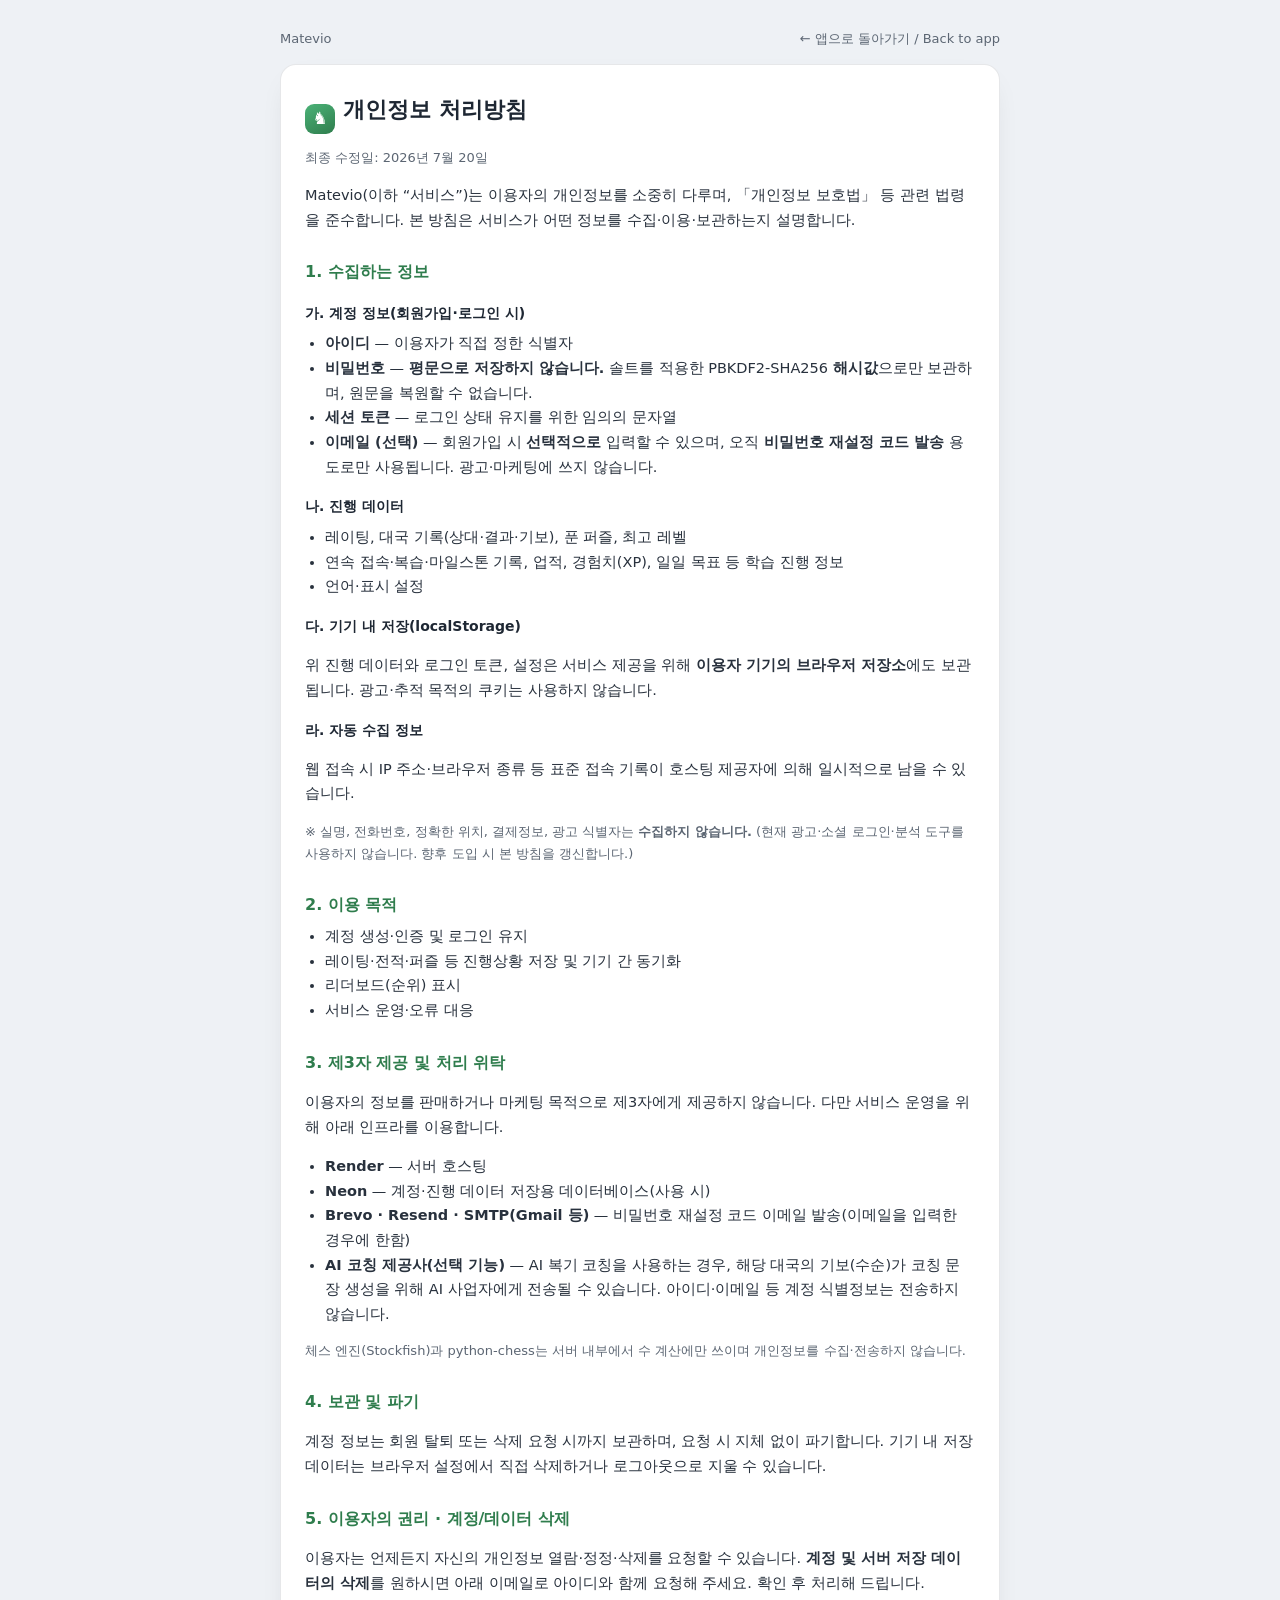
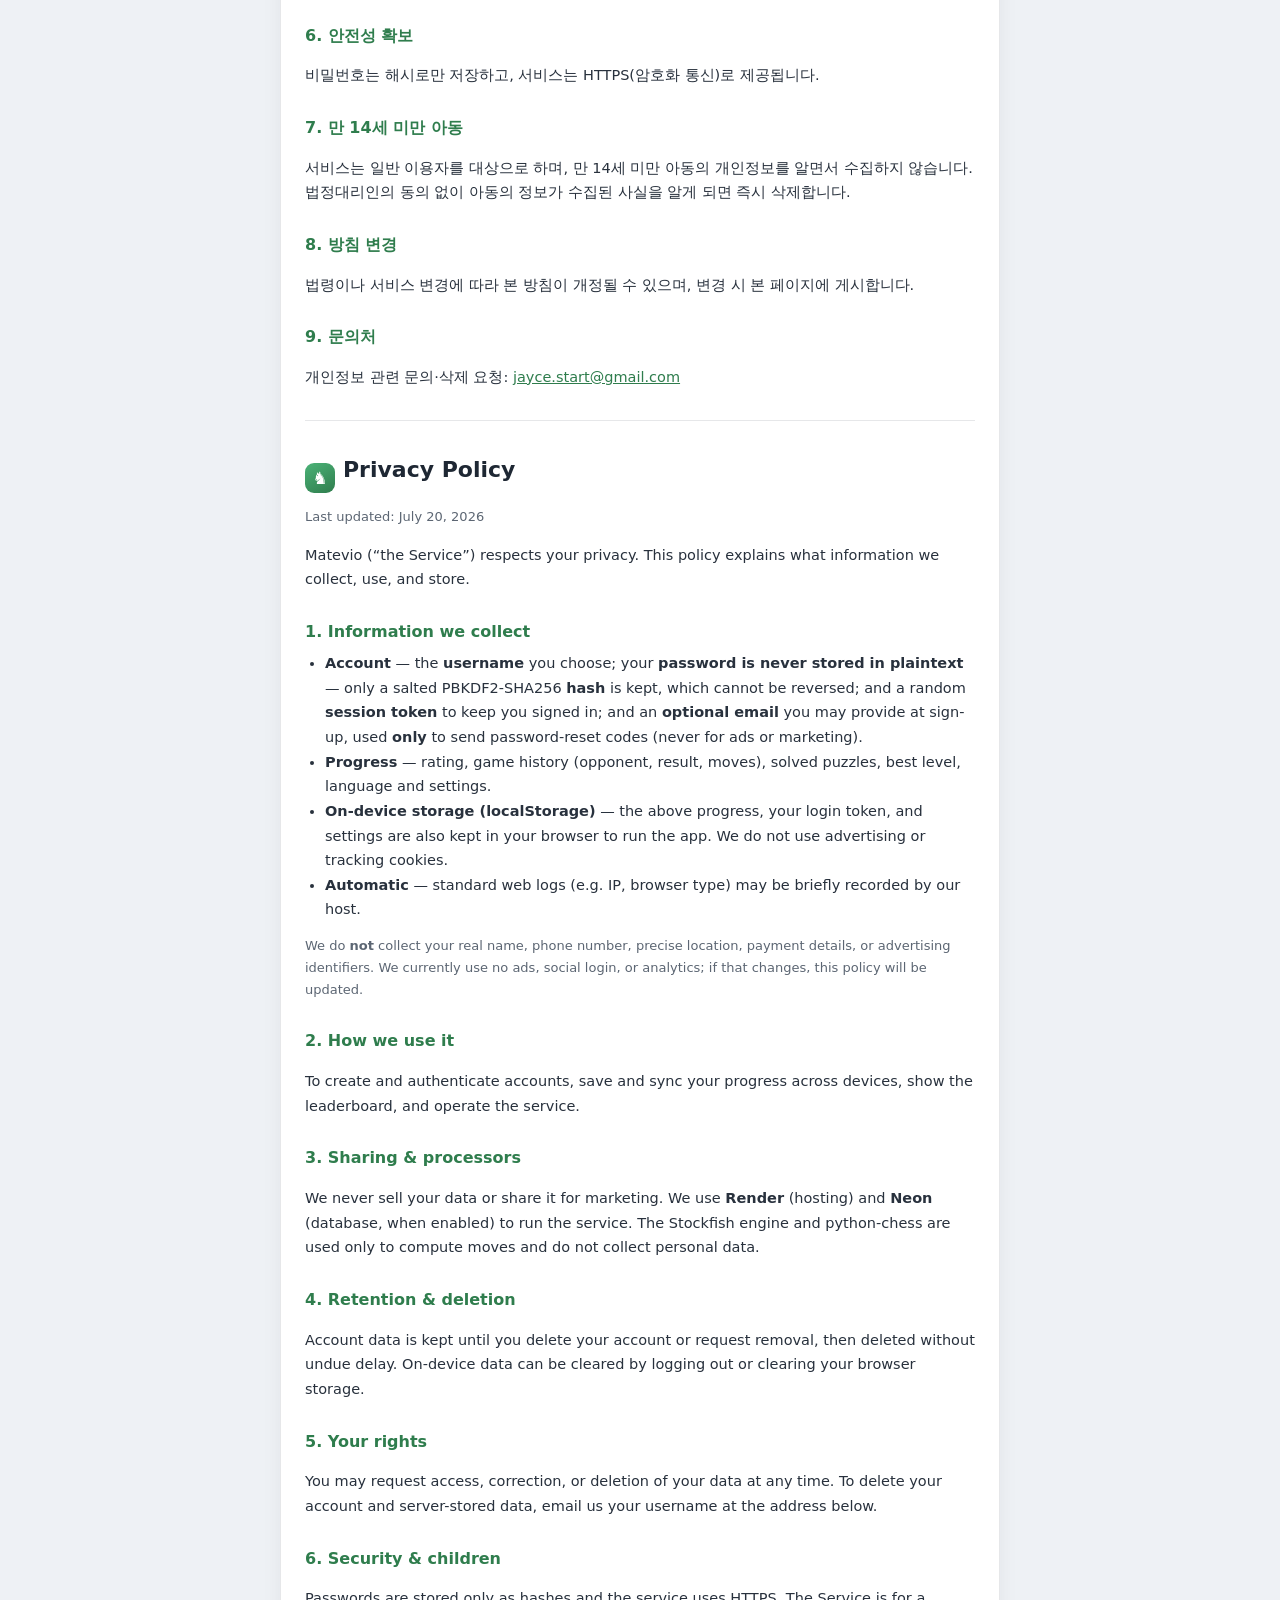
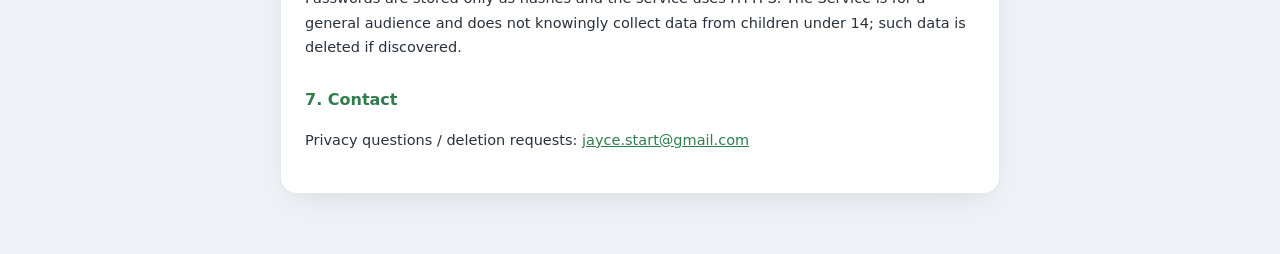
<file: webapp/static/privacy.html>
<!DOCTYPE html>
<html lang="ko">
<head>
<meta charset="utf-8">
<meta name="viewport" content="width=device-width, initial-scale=1">
<title>개인정보 처리방침 · Privacy Policy — Matevio</title>
<style>
  :root{ --accent:#2f7d4d; --ink:#1e2733; --muted:#5c6673; --line:rgba(17,24,39,.1); }
  *{ box-sizing:border-box; }
  body{ margin:0; background:#eef1f5; color:var(--ink); line-height:1.7;
    font-family:'Inter','Segoe UI',system-ui,-apple-system,sans-serif; }
  .wrap{ max-width:760px; margin:0 auto; padding:28px 20px 60px; }
  .card{ background:#fff; border:1px solid var(--line); border-radius:16px; padding:26px 24px;
    box-shadow:0 10px 30px -16px rgba(16,24,40,.18); }
  h1{ font-size:22px; margin:0 0 4px; }
  h1 .badge{ display:inline-grid; place-items:center; width:30px; height:30px; border-radius:9px;
    background:linear-gradient(150deg,#4bb277,var(--accent)); color:#fff; font-size:17px; vertical-align:-7px; margin-right:8px; }
  h2{ font-size:16px; margin:26px 0 6px; color:var(--accent); }
  h3{ font-size:14px; margin:16px 0 4px; }
  p, li{ font-size:14.5px; color:#28313d; }
  ul{ padding-left:20px; margin:6px 0; }
  .muted{ color:var(--muted); font-size:13px; }
  .divider{ height:1px; background:var(--line); margin:30px 0; }
  a{ color:var(--accent); }
  code{ background:#eef1f6; padding:1px 6px; border-radius:6px; font-size:13px; }
  .top{ display:flex; justify-content:space-between; align-items:center; flex-wrap:wrap; gap:8px; margin-bottom:14px; }
  .home{ font-size:13px; text-decoration:none; color:var(--muted); }
</style>
</head>
<body>
<div class="wrap">
  <div class="top"><span class="muted">Matevio</span><a class="home" href="/">← 앱으로 돌아가기 / Back to app</a></div>
  <div class="card">
    <h1><span class="badge">♞</span>개인정보 처리방침</h1>
    <p class="muted">최종 수정일: 2026년 7월 20일</p>

    <p>Matevio(이하 “서비스”)는 이용자의 개인정보를 소중히 다루며, 「개인정보 보호법」 등 관련 법령을 준수합니다. 본 방침은 서비스가 어떤 정보를 수집·이용·보관하는지 설명합니다.</p>

    <h2>1. 수집하는 정보</h2>
    <h3>가. 계정 정보(회원가입·로그인 시)</h3>
    <ul>
      <li><b>아이디</b> — 이용자가 직접 정한 식별자</li>
      <li><b>비밀번호</b> — <b>평문으로 저장하지 않습니다.</b> 솔트를 적용한 PBKDF2-SHA256 <b>해시값</b>으로만 보관하며, 원문을 복원할 수 없습니다.</li>
      <li><b>세션 토큰</b> — 로그인 상태 유지를 위한 임의의 문자열</li>
      <li><b>이메일 (선택)</b> — 회원가입 시 <b>선택적으로</b> 입력할 수 있으며, 오직 <b>비밀번호 재설정 코드 발송</b> 용도로만 사용됩니다. 광고·마케팅에 쓰지 않습니다.</li>
    </ul>
    <h3>나. 진행 데이터</h3>
    <ul>
      <li>레이팅, 대국 기록(상대·결과·기보), 푼 퍼즐, 최고 레벨</li>
      <li>연속 접속·복습·마일스톤 기록, 업적, 경험치(XP), 일일 목표 등 학습 진행 정보</li>
      <li>언어·표시 설정</li>
    </ul>
    <h3>다. 기기 내 저장(localStorage)</h3>
    <p>위 진행 데이터와 로그인 토큰, 설정은 서비스 제공을 위해 <b>이용자 기기의 브라우저 저장소</b>에도 보관됩니다. 광고·추적 목적의 쿠키는 사용하지 않습니다.</p>
    <h3>라. 자동 수집 정보</h3>
    <p>웹 접속 시 IP 주소·브라우저 종류 등 표준 접속 기록이 호스팅 제공자에 의해 일시적으로 남을 수 있습니다.</p>
    <p class="muted">※ 실명, 전화번호, 정확한 위치, 결제정보, 광고 식별자는 <b>수집하지 않습니다.</b> (현재 광고·소셜 로그인·분석 도구를 사용하지 않습니다. 향후 도입 시 본 방침을 갱신합니다.)</p>

    <h2>2. 이용 목적</h2>
    <ul>
      <li>계정 생성·인증 및 로그인 유지</li>
      <li>레이팅·전적·퍼즐 등 진행상황 저장 및 기기 간 동기화</li>
      <li>리더보드(순위) 표시</li>
      <li>서비스 운영·오류 대응</li>
    </ul>

    <h2>3. 제3자 제공 및 처리 위탁</h2>
    <p>이용자의 정보를 판매하거나 마케팅 목적으로 제3자에게 제공하지 않습니다. 다만 서비스 운영을 위해 아래 인프라를 이용합니다.</p>
    <ul>
      <li><b>Render</b> — 서버 호스팅</li>
      <li><b>Neon</b> — 계정·진행 데이터 저장용 데이터베이스(사용 시)</li>
      <li><b>Brevo · Resend · SMTP(Gmail 등)</b> — 비밀번호 재설정 코드 이메일 발송(이메일을 입력한 경우에 한함)</li>
      <li><b>AI 코칭 제공사(선택 기능)</b> — AI 복기 코칭을 사용하는 경우, 해당 대국의 기보(수순)가 코칭 문장 생성을 위해 AI 사업자에게 전송될 수 있습니다. 아이디·이메일 등 계정 식별정보는 전송하지 않습니다.</li>
    </ul>
    <p class="muted">체스 엔진(Stockfish)과 python-chess는 서버 내부에서 수 계산에만 쓰이며 개인정보를 수집·전송하지 않습니다.</p>

    <h2>4. 보관 및 파기</h2>
    <p>계정 정보는 회원 탈퇴 또는 삭제 요청 시까지 보관하며, 요청 시 지체 없이 파기합니다. 기기 내 저장 데이터는 브라우저 설정에서 직접 삭제하거나 로그아웃으로 지울 수 있습니다.</p>

    <h2>5. 이용자의 권리 · 계정/데이터 삭제</h2>
    <p>이용자는 언제든지 자신의 개인정보 열람·정정·삭제를 요청할 수 있습니다. <b>계정 및 서버 저장 데이터의 삭제</b>를 원하시면 아래 이메일로 아이디와 함께 요청해 주세요. 확인 후 처리해 드립니다.</p>

    <h2>6. 안전성 확보</h2>
    <p>비밀번호는 해시로만 저장하고, 서비스는 HTTPS(암호화 통신)로 제공됩니다.</p>

    <h2>7. 만 14세 미만 아동</h2>
    <p>서비스는 일반 이용자를 대상으로 하며, 만 14세 미만 아동의 개인정보를 알면서 수집하지 않습니다. 법정대리인의 동의 없이 아동의 정보가 수집된 사실을 알게 되면 즉시 삭제합니다.</p>

    <h2>8. 방침 변경</h2>
    <p>법령이나 서비스 변경에 따라 본 방침이 개정될 수 있으며, 변경 시 본 페이지에 게시합니다.</p>

    <h2>9. 문의처</h2>
    <p>개인정보 관련 문의·삭제 요청: <a href="mailto:jayce.start@gmail.com">jayce.start@gmail.com</a></p>

    <div class="divider"></div>

    <h1><span class="badge">♞</span>Privacy Policy</h1>
    <p class="muted">Last updated: July 20, 2026</p>
    <p>Matevio (“the Service”) respects your privacy. This policy explains what information we collect, use, and store.</p>

    <h2>1. Information we collect</h2>
    <ul>
      <li><b>Account</b> — the <b>username</b> you choose; your <b>password is never stored in plaintext</b> — only a salted PBKDF2-SHA256 <b>hash</b> is kept, which cannot be reversed; and a random <b>session token</b> to keep you signed in; and an <b>optional email</b> you may provide at sign-up, used <b>only</b> to send password-reset codes (never for ads or marketing).</li>
      <li><b>Progress</b> — rating, game history (opponent, result, moves), solved puzzles, best level, language and settings.</li>
      <li><b>On-device storage (localStorage)</b> — the above progress, your login token, and settings are also kept in your browser to run the app. We do not use advertising or tracking cookies.</li>
      <li><b>Automatic</b> — standard web logs (e.g. IP, browser type) may be briefly recorded by our host.</li>
    </ul>
    <p class="muted">We do <b>not</b> collect your real name, phone number, precise location, payment details, or advertising identifiers. We currently use no ads, social login, or analytics; if that changes, this policy will be updated.</p>

    <h2>2. How we use it</h2>
    <p>To create and authenticate accounts, save and sync your progress across devices, show the leaderboard, and operate the service.</p>

    <h2>3. Sharing & processors</h2>
    <p>We never sell your data or share it for marketing. We use <b>Render</b> (hosting) and <b>Neon</b> (database, when enabled) to run the service. The Stockfish engine and python-chess are used only to compute moves and do not collect personal data.</p>

    <h2>4. Retention & deletion</h2>
    <p>Account data is kept until you delete your account or request removal, then deleted without undue delay. On-device data can be cleared by logging out or clearing your browser storage.</p>

    <h2>5. Your rights</h2>
    <p>You may request access, correction, or deletion of your data at any time. To delete your account and server-stored data, email us your username at the address below.</p>

    <h2>6. Security & children</h2>
    <p>Passwords are stored only as hashes and the service uses HTTPS. The Service is for a general audience and does not knowingly collect data from children under 14; such data is deleted if discovered.</p>

    <h2>7. Contact</h2>
    <p>Privacy questions / deletion requests: <a href="mailto:jayce.start@gmail.com">jayce.start@gmail.com</a></p>
  </div>
</div>
</body>
</html>
</file>
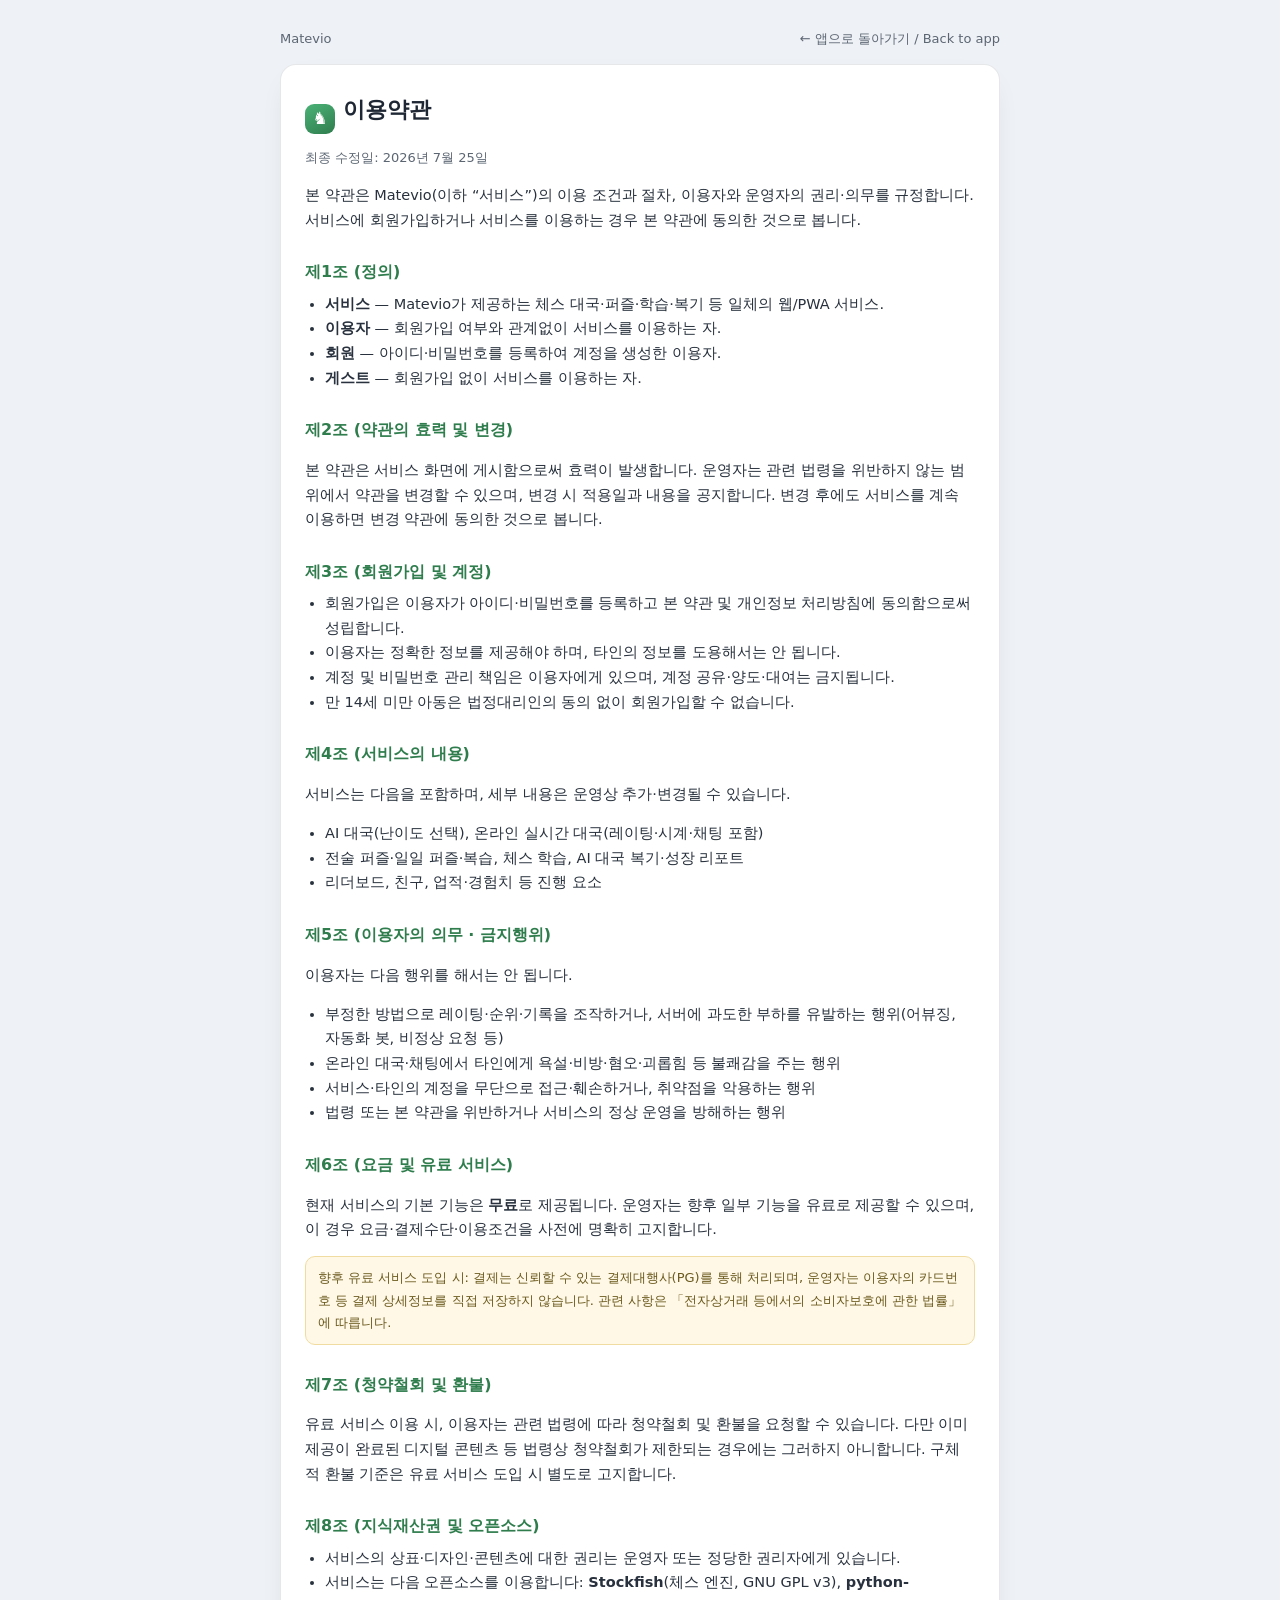
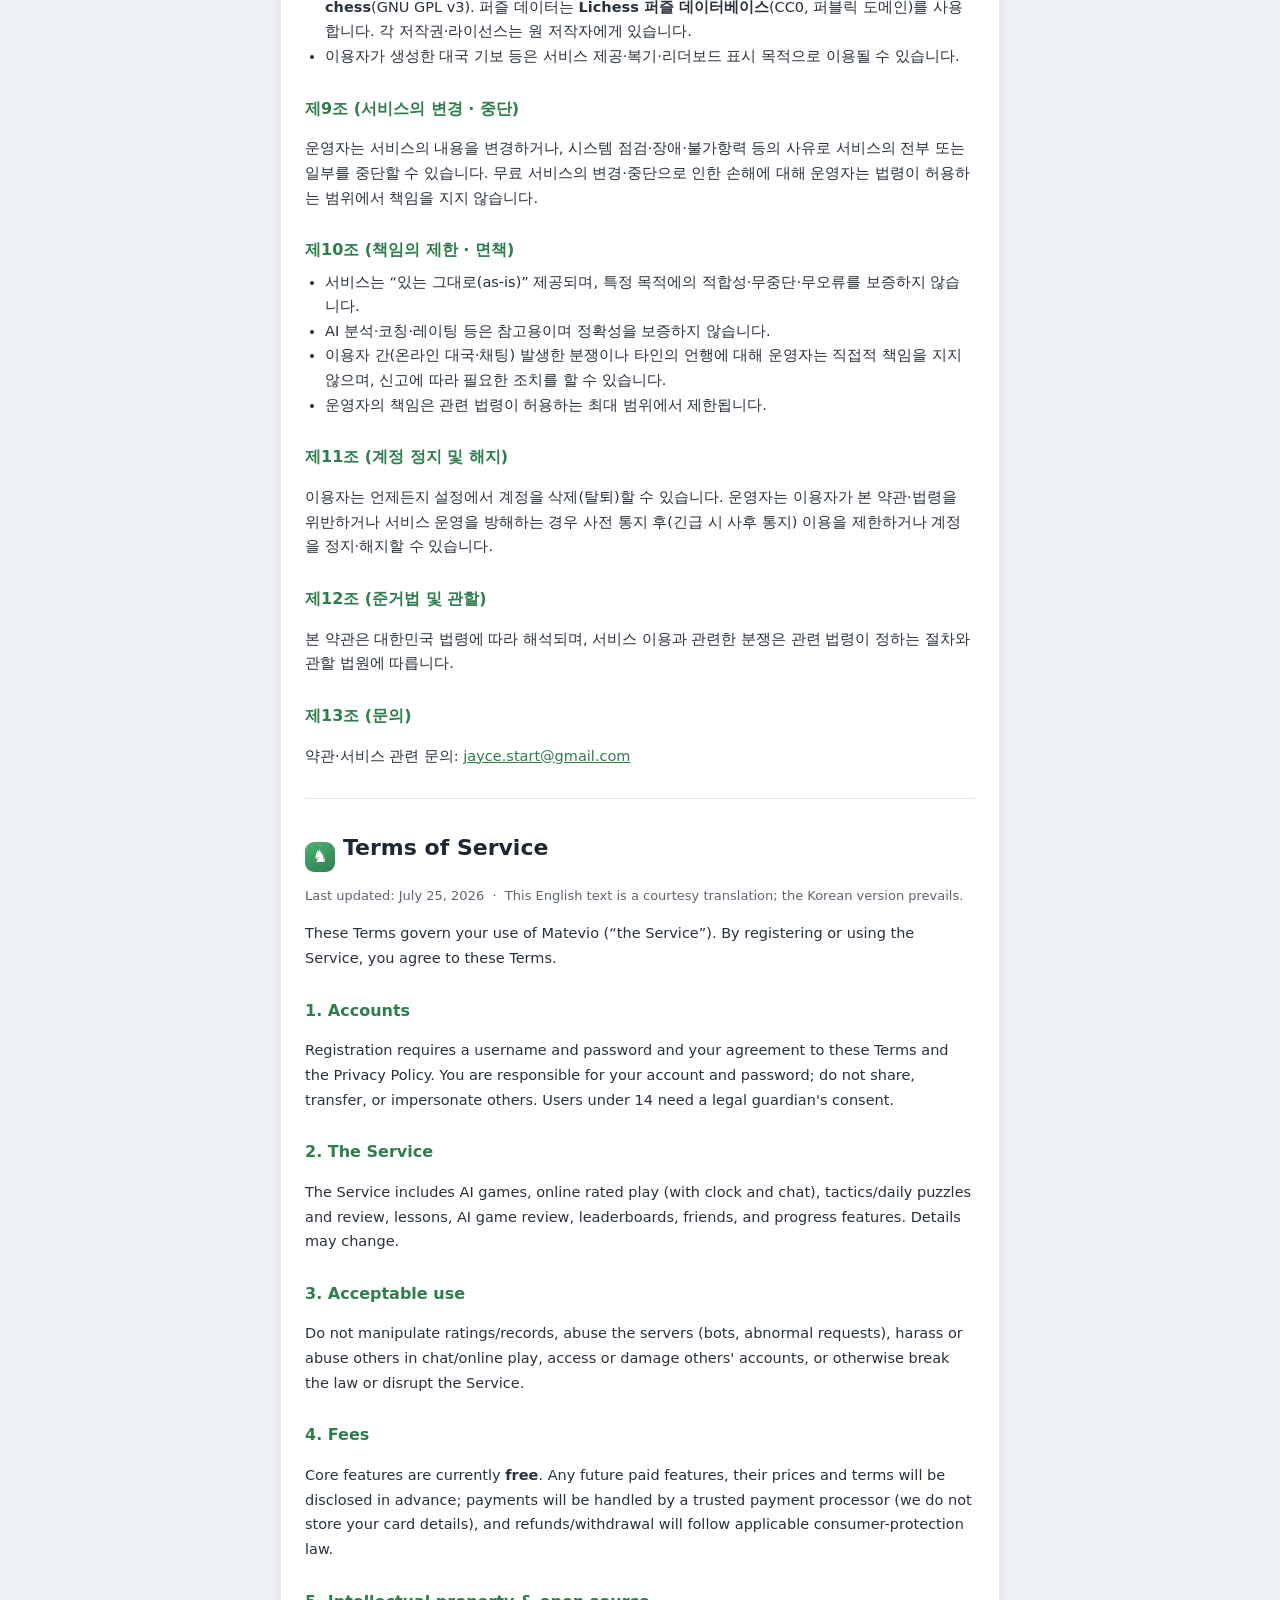
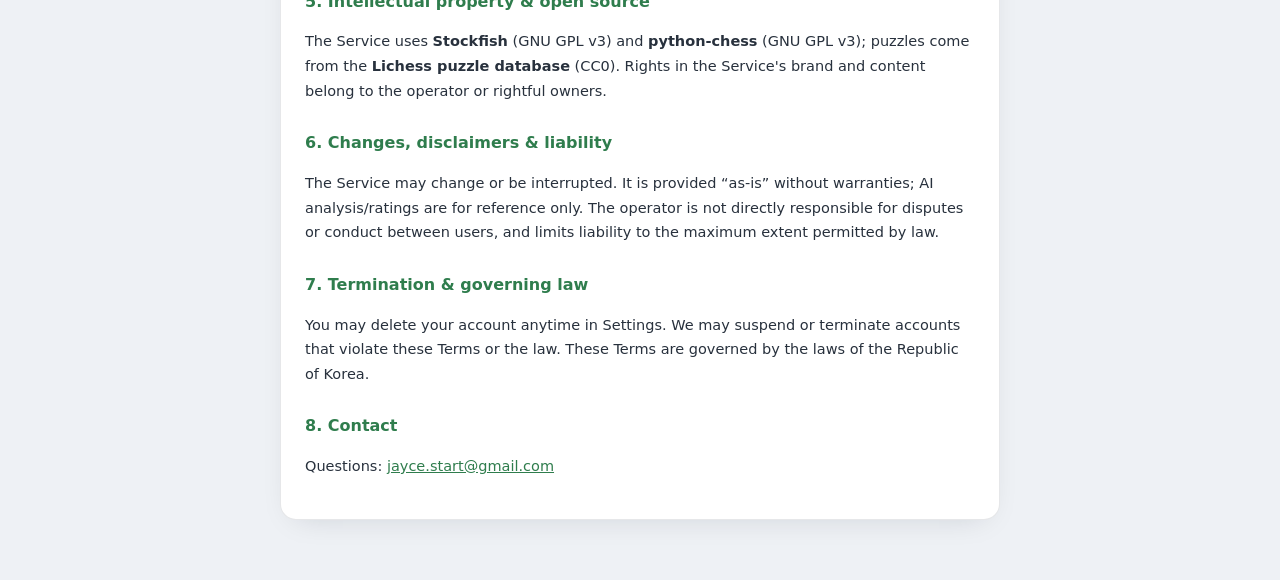
<file: webapp/static/terms.html>
<!DOCTYPE html>
<html lang="ko">
<head>
<meta charset="utf-8">
<meta name="viewport" content="width=device-width, initial-scale=1">
<title>이용약관 · Terms of Service — Matevio</title>
<style>
  :root{ --accent:#2f7d4d; --ink:#1e2733; --muted:#5c6673; --line:rgba(17,24,39,.1); }
  *{ box-sizing:border-box; }
  body{ margin:0; background:#eef1f5; color:var(--ink); line-height:1.7;
    font-family:'Inter','Segoe UI',system-ui,-apple-system,sans-serif; }
  .wrap{ max-width:760px; margin:0 auto; padding:28px 20px 60px; }
  .card{ background:#fff; border:1px solid var(--line); border-radius:16px; padding:26px 24px;
    box-shadow:0 10px 30px -16px rgba(16,24,40,.18); }
  h1{ font-size:22px; margin:0 0 4px; }
  h1 .badge{ display:inline-grid; place-items:center; width:30px; height:30px; border-radius:9px;
    background:linear-gradient(150deg,#4bb277,var(--accent)); color:#fff; font-size:17px; vertical-align:-7px; margin-right:8px; }
  h2{ font-size:16px; margin:26px 0 6px; color:var(--accent); }
  h3{ font-size:14px; margin:16px 0 4px; }
  p, li{ font-size:14.5px; color:#28313d; }
  ul{ padding-left:20px; margin:6px 0; }
  .muted{ color:var(--muted); font-size:13px; }
  .divider{ height:1px; background:var(--line); margin:30px 0; }
  a{ color:var(--accent); }
  .top{ display:flex; justify-content:space-between; align-items:center; flex-wrap:wrap; gap:8px; margin-bottom:14px; }
  .home{ font-size:13px; text-decoration:none; color:var(--muted); }
  .note{ background:#fff8e6; border:1px solid #f0dca0; border-radius:10px; padding:10px 12px; font-size:13px; color:#6b5a1e; margin:12px 0; }
</style>
</head>
<body>
<div class="wrap">
  <div class="top"><span class="muted">Matevio</span><a class="home" href="/">← 앱으로 돌아가기 / Back to app</a></div>
  <div class="card">
    <h1><span class="badge">♞</span>이용약관</h1>
    <p class="muted">최종 수정일: 2026년 7월 25일</p>

    <p>본 약관은 Matevio(이하 “서비스”)의 이용 조건과 절차, 이용자와 운영자의 권리·의무를 규정합니다. 서비스에 회원가입하거나 서비스를 이용하는 경우 본 약관에 동의한 것으로 봅니다.</p>

    <h2>제1조 (정의)</h2>
    <ul>
      <li><b>서비스</b> — Matevio가 제공하는 체스 대국·퍼즐·학습·복기 등 일체의 웹/PWA 서비스.</li>
      <li><b>이용자</b> — 회원가입 여부와 관계없이 서비스를 이용하는 자.</li>
      <li><b>회원</b> — 아이디·비밀번호를 등록하여 계정을 생성한 이용자.</li>
      <li><b>게스트</b> — 회원가입 없이 서비스를 이용하는 자.</li>
    </ul>

    <h2>제2조 (약관의 효력 및 변경)</h2>
    <p>본 약관은 서비스 화면에 게시함으로써 효력이 발생합니다. 운영자는 관련 법령을 위반하지 않는 범위에서 약관을 변경할 수 있으며, 변경 시 적용일과 내용을 공지합니다. 변경 후에도 서비스를 계속 이용하면 변경 약관에 동의한 것으로 봅니다.</p>

    <h2>제3조 (회원가입 및 계정)</h2>
    <ul>
      <li>회원가입은 이용자가 아이디·비밀번호를 등록하고 본 약관 및 개인정보 처리방침에 동의함으로써 성립합니다.</li>
      <li>이용자는 정확한 정보를 제공해야 하며, 타인의 정보를 도용해서는 안 됩니다.</li>
      <li>계정 및 비밀번호 관리 책임은 이용자에게 있으며, 계정 공유·양도·대여는 금지됩니다.</li>
      <li>만 14세 미만 아동은 법정대리인의 동의 없이 회원가입할 수 없습니다.</li>
    </ul>

    <h2>제4조 (서비스의 내용)</h2>
    <p>서비스는 다음을 포함하며, 세부 내용은 운영상 추가·변경될 수 있습니다.</p>
    <ul>
      <li>AI 대국(난이도 선택), 온라인 실시간 대국(레이팅·시계·채팅 포함)</li>
      <li>전술 퍼즐·일일 퍼즐·복습, 체스 학습, AI 대국 복기·성장 리포트</li>
      <li>리더보드, 친구, 업적·경험치 등 진행 요소</li>
    </ul>

    <h2>제5조 (이용자의 의무 · 금지행위)</h2>
    <p>이용자는 다음 행위를 해서는 안 됩니다.</p>
    <ul>
      <li>부정한 방법으로 레이팅·순위·기록을 조작하거나, 서버에 과도한 부하를 유발하는 행위(어뷰징, 자동화 봇, 비정상 요청 등)</li>
      <li>온라인 대국·채팅에서 타인에게 욕설·비방·혐오·괴롭힘 등 불쾌감을 주는 행위</li>
      <li>서비스·타인의 계정을 무단으로 접근·훼손하거나, 취약점을 악용하는 행위</li>
      <li>법령 또는 본 약관을 위반하거나 서비스의 정상 운영을 방해하는 행위</li>
    </ul>

    <h2>제6조 (요금 및 유료 서비스)</h2>
    <p>현재 서비스의 기본 기능은 <b>무료</b>로 제공됩니다. 운영자는 향후 일부 기능을 유료로 제공할 수 있으며, 이 경우 요금·결제수단·이용조건을 사전에 명확히 고지합니다.</p>
    <div class="note">향후 유료 서비스 도입 시: 결제는 신뢰할 수 있는 결제대행사(PG)를 통해 처리되며, 운영자는 이용자의 카드번호 등 결제 상세정보를 직접 저장하지 않습니다. 관련 사항은 「전자상거래 등에서의 소비자보호에 관한 법률」에 따릅니다.</div>

    <h2>제7조 (청약철회 및 환불)</h2>
    <p>유료 서비스 이용 시, 이용자는 관련 법령에 따라 청약철회 및 환불을 요청할 수 있습니다. 다만 이미 제공이 완료된 디지털 콘텐츠 등 법령상 청약철회가 제한되는 경우에는 그러하지 아니합니다. 구체적 환불 기준은 유료 서비스 도입 시 별도로 고지합니다.</p>

    <h2>제8조 (지식재산권 및 오픈소스)</h2>
    <ul>
      <li>서비스의 상표·디자인·콘텐츠에 대한 권리는 운영자 또는 정당한 권리자에게 있습니다.</li>
      <li>서비스는 다음 오픈소스를 이용합니다: <b>Stockfish</b>(체스 엔진, GNU GPL v3), <b>python-chess</b>(GNU GPL v3). 퍼즐 데이터는 <b>Lichess 퍼즐 데이터베이스</b>(CC0, 퍼블릭 도메인)를 사용합니다. 각 저작권·라이선스는 원 저작자에게 있습니다.</li>
      <li>이용자가 생성한 대국 기보 등은 서비스 제공·복기·리더보드 표시 목적으로 이용될 수 있습니다.</li>
    </ul>

    <h2>제9조 (서비스의 변경 · 중단)</h2>
    <p>운영자는 서비스의 내용을 변경하거나, 시스템 점검·장애·불가항력 등의 사유로 서비스의 전부 또는 일부를 중단할 수 있습니다. 무료 서비스의 변경·중단으로 인한 손해에 대해 운영자는 법령이 허용하는 범위에서 책임을 지지 않습니다.</p>

    <h2>제10조 (책임의 제한 · 면책)</h2>
    <ul>
      <li>서비스는 “있는 그대로(as-is)” 제공되며, 특정 목적에의 적합성·무중단·무오류를 보증하지 않습니다.</li>
      <li>AI 분석·코칭·레이팅 등은 참고용이며 정확성을 보증하지 않습니다.</li>
      <li>이용자 간(온라인 대국·채팅) 발생한 분쟁이나 타인의 언행에 대해 운영자는 직접적 책임을 지지 않으며, 신고에 따라 필요한 조치를 할 수 있습니다.</li>
      <li>운영자의 책임은 관련 법령이 허용하는 최대 범위에서 제한됩니다.</li>
    </ul>

    <h2>제11조 (계정 정지 및 해지)</h2>
    <p>이용자는 언제든지 설정에서 계정을 삭제(탈퇴)할 수 있습니다. 운영자는 이용자가 본 약관·법령을 위반하거나 서비스 운영을 방해하는 경우 사전 통지 후(긴급 시 사후 통지) 이용을 제한하거나 계정을 정지·해지할 수 있습니다.</p>

    <h2>제12조 (준거법 및 관할)</h2>
    <p>본 약관은 대한민국 법령에 따라 해석되며, 서비스 이용과 관련한 분쟁은 관련 법령이 정하는 절차와 관할 법원에 따릅니다.</p>

    <h2>제13조 (문의)</h2>
    <p>약관·서비스 관련 문의: <a href="mailto:jayce.start@gmail.com">jayce.start@gmail.com</a></p>

    <div class="divider"></div>

    <h1><span class="badge">♞</span>Terms of Service</h1>
    <p class="muted">Last updated: July 25, 2026 &nbsp;·&nbsp; This English text is a courtesy translation; the Korean version prevails.</p>
    <p>These Terms govern your use of Matevio (“the Service”). By registering or using the Service, you agree to these Terms.</p>
    <h2>1. Accounts</h2>
    <p>Registration requires a username and password and your agreement to these Terms and the Privacy Policy. You are responsible for your account and password; do not share, transfer, or impersonate others. Users under 14 need a legal guardian's consent.</p>
    <h2>2. The Service</h2>
    <p>The Service includes AI games, online rated play (with clock and chat), tactics/daily puzzles and review, lessons, AI game review, leaderboards, friends, and progress features. Details may change.</p>
    <h2>3. Acceptable use</h2>
    <p>Do not manipulate ratings/records, abuse the servers (bots, abnormal requests), harass or abuse others in chat/online play, access or damage others' accounts, or otherwise break the law or disrupt the Service.</p>
    <h2>4. Fees</h2>
    <p>Core features are currently <b>free</b>. Any future paid features, their prices and terms will be disclosed in advance; payments will be handled by a trusted payment processor (we do not store your card details), and refunds/withdrawal will follow applicable consumer-protection law.</p>
    <h2>5. Intellectual property & open source</h2>
    <p>The Service uses <b>Stockfish</b> (GNU GPL v3) and <b>python-chess</b> (GNU GPL v3); puzzles come from the <b>Lichess puzzle database</b> (CC0). Rights in the Service's brand and content belong to the operator or rightful owners.</p>
    <h2>6. Changes, disclaimers & liability</h2>
    <p>The Service may change or be interrupted. It is provided “as-is” without warranties; AI analysis/ratings are for reference only. The operator is not directly responsible for disputes or conduct between users, and limits liability to the maximum extent permitted by law.</p>
    <h2>7. Termination & governing law</h2>
    <p>You may delete your account anytime in Settings. We may suspend or terminate accounts that violate these Terms or the law. These Terms are governed by the laws of the Republic of Korea.</p>
    <h2>8. Contact</h2>
    <p>Questions: <a href="mailto:jayce.start@gmail.com">jayce.start@gmail.com</a></p>
  </div>
</div>
</body>
</html>
</file>
